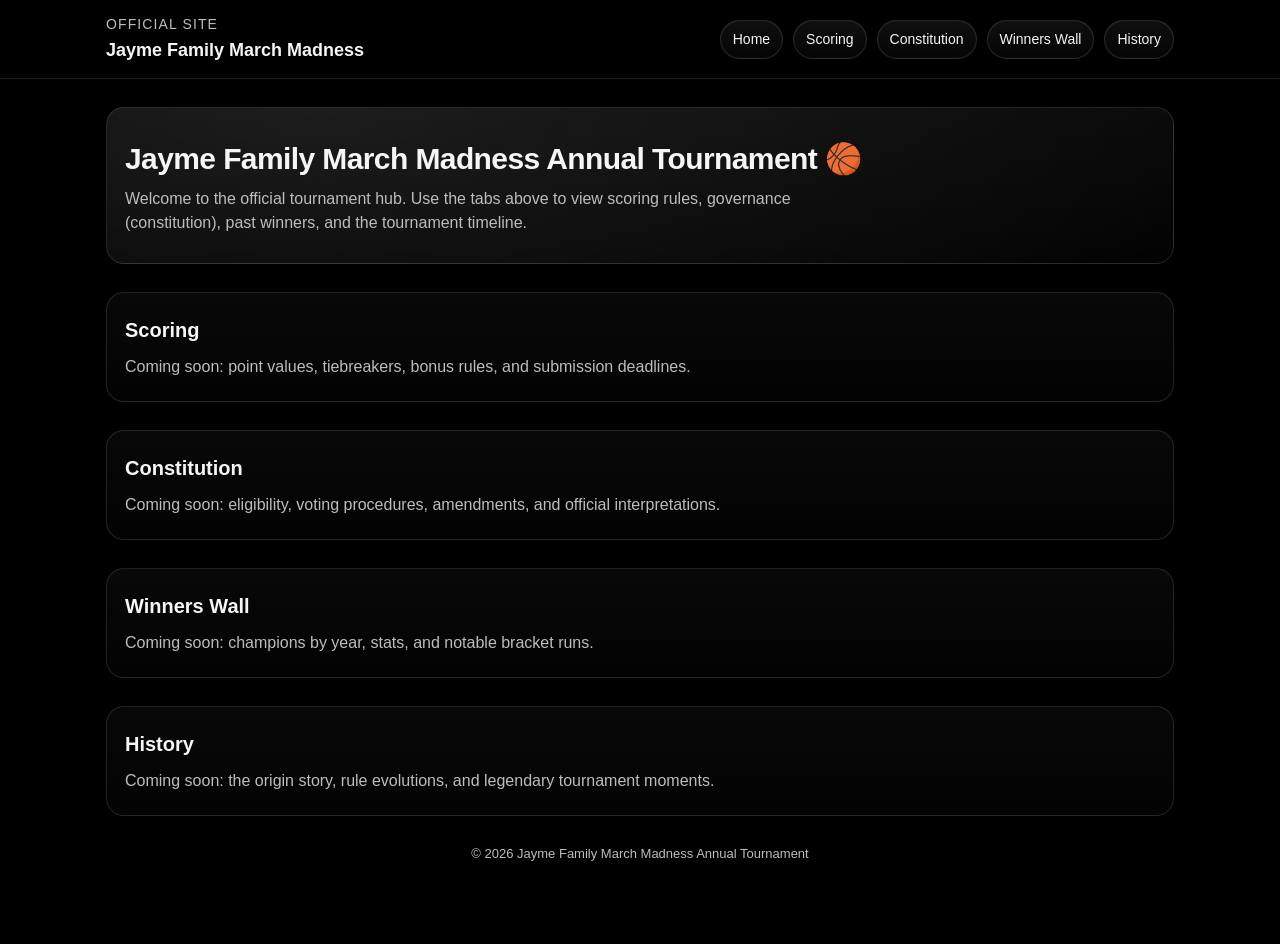
<file: index.html>
<!doctype html>
<html lang="en">
	<head>
		<meta charset="utf-8" />
		<meta name="viewport" content="width=device-width, initial-scale=1" />
		<title>Jayme Family March Madness Annual Tournament</title>
		<style>
			:root {
				--bg: #000;
				--panel: #0b0b0b;
				--text: #f5f5f5;
				--muted: #bdbdbd;
				--border: rgba(255, 255, 255, 0.12);
				--glow: rgba(255, 255, 255, 0.08);
			}

			* {
				box-sizing: border-box;
			}

			html {
				scroll-behavior: smooth;
			}

			body {
				margin: 0;
				font-family: -apple-system, BlinkMacSystemFont, "Segoe UI", Roboto, Inter,
					Helvetica, Arial, sans-serif;
				background: var(--bg);
				color: var(--text);
				line-height: 1.5;
			}

			/* ===== NAV ===== */
			.nav {
				position: sticky;
				top: 0;
				z-index: 100;
				background: rgba(0, 0, 0, 0.75);
				backdrop-filter: blur(10px);
				border-bottom: 1px solid var(--border);
			}

			.nav-inner {
				max-width: 1100px;
				margin: 0 auto;
				padding: 14px 16px;
				display: flex;
				align-items: center;
				justify-content: space-between;
				gap: 12px;
			}

			.brand {
				display: flex;
				flex-direction: column;
				gap: 2px;
				min-width: 220px;
			}

			.brand .title {
				font-size: 14px;
				letter-spacing: 0.08em;
				text-transform: uppercase;
				color: var(--muted);
			}

			.brand .name {
				font-size: 18px;
				font-weight: 700;
			}

			.tabs {
				display: flex;
				gap: 10px;
				flex-wrap: wrap;
				justify-content: flex-end;
			}

			.tabs a {
				text-decoration: none;
				color: var(--text);
				font-size: 14px;
				padding: 8px 12px;
				border: 1px solid var(--border);
				border-radius: 999px;
				background: linear-gradient(180deg, rgba(255,255,255,0.06), rgba(255,255,255,0.02));
				box-shadow: 0 0 0 1px rgba(255,255,255,0.02) inset;
				transition: transform 120ms ease, border-color 120ms ease, background 120ms ease;
			}

			.tabs a:hover {
				transform: translateY(-1px);
				border-color: rgba(255, 255, 255, 0.22);
				background: linear-gradient(180deg, rgba(255,255,255,0.10), rgba(255,255,255,0.03));
			}

			/* ===== LAYOUT ===== */
			.container {
				max-width: 1100px;
				margin: 0 auto;
				padding: 28px 16px 80px;
			}

			.hero {
				padding: 28px 18px;
				border: 1px solid var(--border);
				border-radius: 18px;
				background: radial-gradient(900px 400px at 20% 0%, var(--glow), transparent),
					linear-gradient(180deg, rgba(255,255,255,0.04), rgba(255,255,255,0.01));
			}

			.hero h1 {
				margin: 0 0 6px;
				font-size: 30px;
				letter-spacing: -0.02em;
			}

			.hero p {
				margin: 0;
				color: var(--muted);
				max-width: 720px;
			}

			.section {
				margin-top: 28px;
				padding: 22px 18px;
				border: 1px solid var(--border);
				border-radius: 18px;
				background: linear-gradient(180deg, rgba(255,255,255,0.03), rgba(255,255,255,0.01));
			}

			.section h2 {
				margin: 0 0 10px;
				font-size: 20px;
			}

			.section p {
				margin: 0;
				color: var(--muted);
			}

			.footer {
				margin-top: 28px;
				color: var(--muted);
				font-size: 13px;
				text-align: center;
			}

			/* Mobile tweaks */
			@media (max-width: 640px) {
				.brand {
					min-width: unset;
				}
				.hero h1 {
					font-size: 24px;
				}
			}
		</style>
	</head>

	<body>
		<header class="nav">
			<div class="nav-inner">
				<div class="brand">
					<div class="title">Official Site</div>
					<div class="name">Jayme Family March Madness</div>
				</div>

				<nav class="tabs" aria-label="Primary navigation">
					<a href="#home">Home</a>
					<a href="#scoring">Scoring</a>
					<a href="#constitution">Constitution</a>
					<a href="#winners">Winners Wall</a>
					<a href="#history">History</a>
				</nav>
			</div>
		</header>

		<main class="container">
			<section id="home" class="hero">
				<h1>Jayme Family March Madness Annual Tournament 🏀</h1>
				<p>
					Welcome to the official tournament hub. Use the tabs above to view scoring rules,
					governance (constitution), past winners, and the tournament timeline.
				</p>
			</section>

			<section id="scoring" class="section">
				<h2>Scoring</h2>
				<p>Coming soon: point values, tiebreakers, bonus rules, and submission deadlines.</p>
			</section>

			<section id="constitution" class="section">
				<h2>Constitution</h2>
				<p>Coming soon: eligibility, voting procedures, amendments, and official interpretations.</p>
			</section>

			<section id="winners" class="section">
				<h2>Winners Wall</h2>
				<p>Coming soon: champions by year, stats, and notable bracket runs.</p>
			</section>

			<section id="history" class="section">
				<h2>History</h2>
				<p>Coming soon: the origin story, rule evolutions, and legendary tournament moments.</p>
			</section>

			<div class="footer">
				© <span id="year"></span> Jayme Family March Madness Annual Tournament
			</div>
		</main>

		<script>
			// Auto-update footer year
			document.getElementById("year").textContent = new Date().getFullYear();
		</script>
	</body>
</html>
</file>
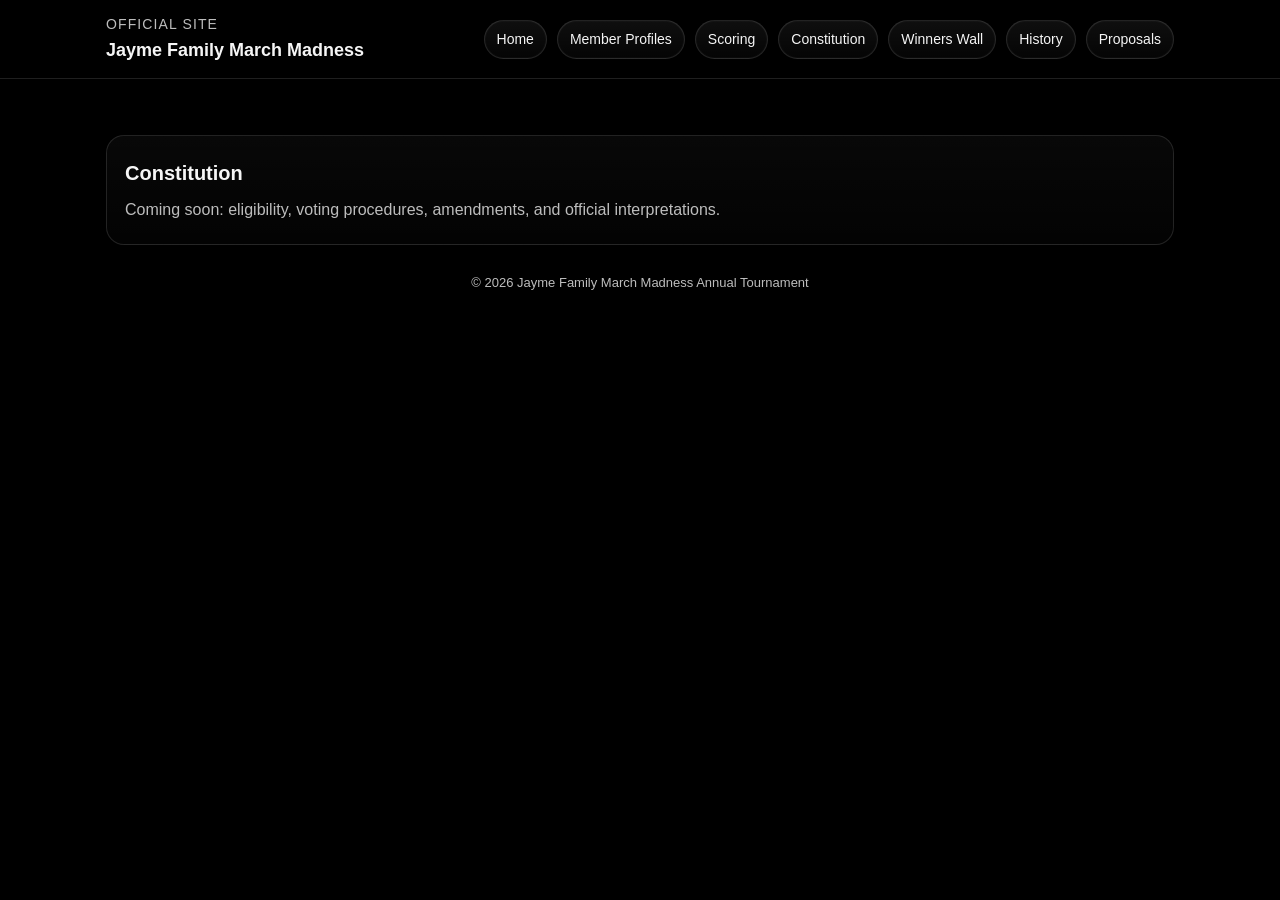
<file: constitution.html>
<!doctype html>
<html lang="en">
	<head>
		<meta charset="utf-8" />
		<meta name="viewport" content="width=device-width, initial-scale=1" />
		<link href="https://fonts.googleapis.com/css2?family=Cinzel:wght@600;700&display=swap" rel="stylesheet">
		<link rel="stylesheet" href="styles.css" />
		<title>Constitution | Jayme Family March Madness</title>
	</head>
	<body>
		<header class="nav">
			<div class="nav-inner">
				<div class="brand">
					<div class="title">Official Site</div>
					<div class="name">Jayme Family March Madness</div>
				</div>
				<nav class="tabs" aria-label="Primary navigation">
					<a href="index.html">Home</a>
					<a href="members.html">Member Profiles</a>
					<a href="scoring.html">Scoring</a>
					<a href="constitution.html">Constitution</a>
					<a href="winners.html">Winners Wall</a>
					<a href="history.html">History</a>
					<a href="proposals.html" id="proposalsTab">Proposals</a>
				</nav>
			</div>
		</header>

		<main class="container">
			<section class="section">
				<h2>Constitution</h2>
				<p>Coming soon: eligibility, voting procedures, amendments, and official interpretations.</p>
			</section>

			<div class="footer">
				© <span id="year"></span> Jayme Family March Madness Annual Tournament
			</div>
		</main>

		<script src="script.js"></script>
	</body>
</html>
</file>
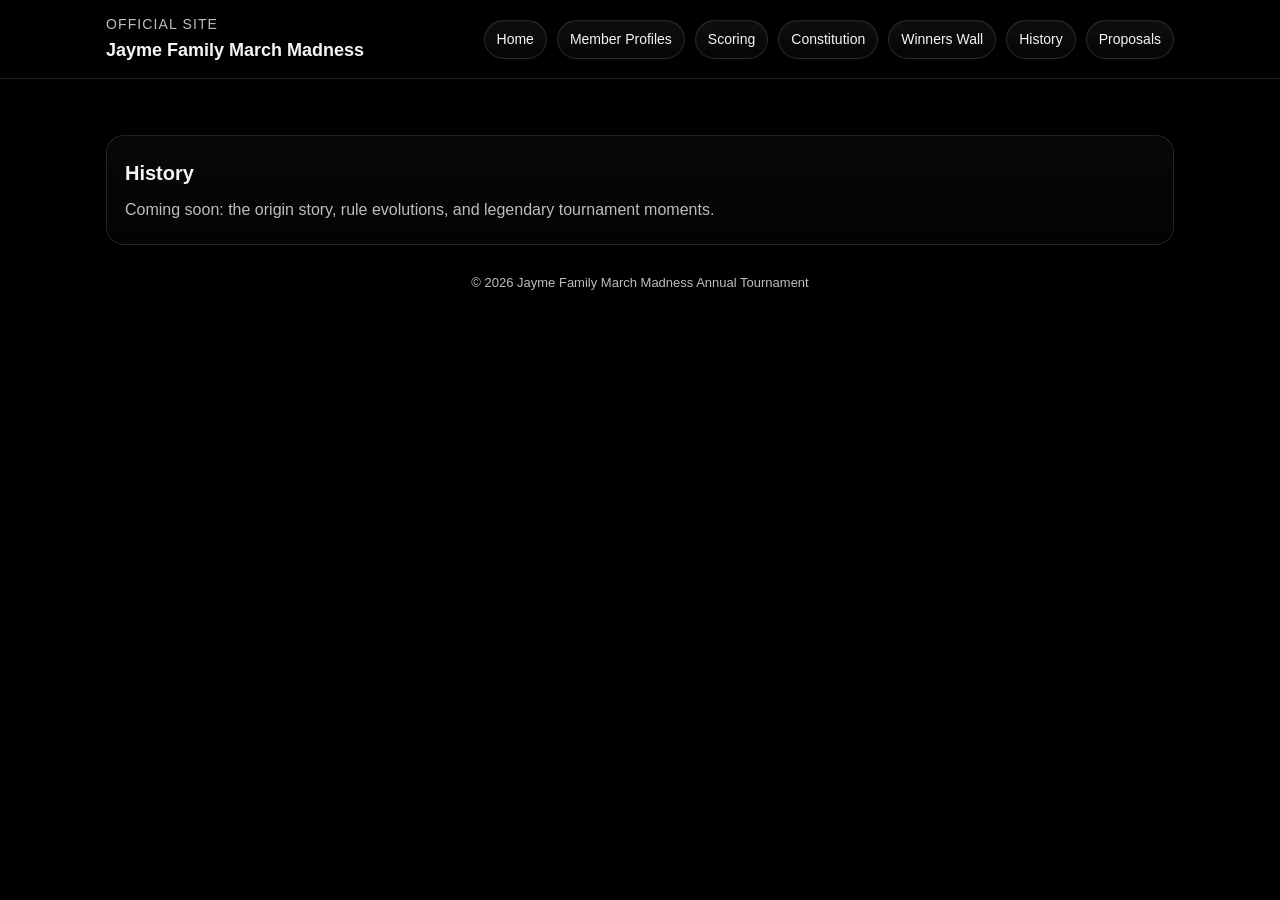
<file: history.html>
<!doctype html>
<html lang="en">
	<head>
		<meta charset="utf-8" />
		<meta name="viewport" content="width=device-width, initial-scale=1" />
		<link href="https://fonts.googleapis.com/css2?family=Cinzel:wght@600;700&display=swap" rel="stylesheet">
		<link rel="stylesheet" href="styles.css" />
		<title>History | Jayme Family March Madness</title>
	</head>
	<body>
		<header class="nav">
			<div class="nav-inner">
				<div class="brand">
					<div class="title">Official Site</div>
					<div class="name">Jayme Family March Madness</div>
				</div>
				<nav class="tabs" aria-label="Primary navigation">
					<a href="index.html">Home</a>
					<a href="members.html">Member Profiles</a>
					<a href="scoring.html">Scoring</a>
					<a href="constitution.html">Constitution</a>
					<a href="winners.html">Winners Wall</a>
					<a href="history.html">History</a>
					<a href="proposals.html" id="proposalsTab">Proposals</a>
				</nav>
			</div>
		</header>

		<main class="container">
			<section class="section">
				<h2>History</h2>
				<p>Coming soon: the origin story, rule evolutions, and legendary tournament moments.</p>
			</section>

			<div class="footer">
				© <span id="year"></span> Jayme Family March Madness Annual Tournament
			</div>
		</main>

		<script src="script.js"></script>
	</body>
</html>
</file>
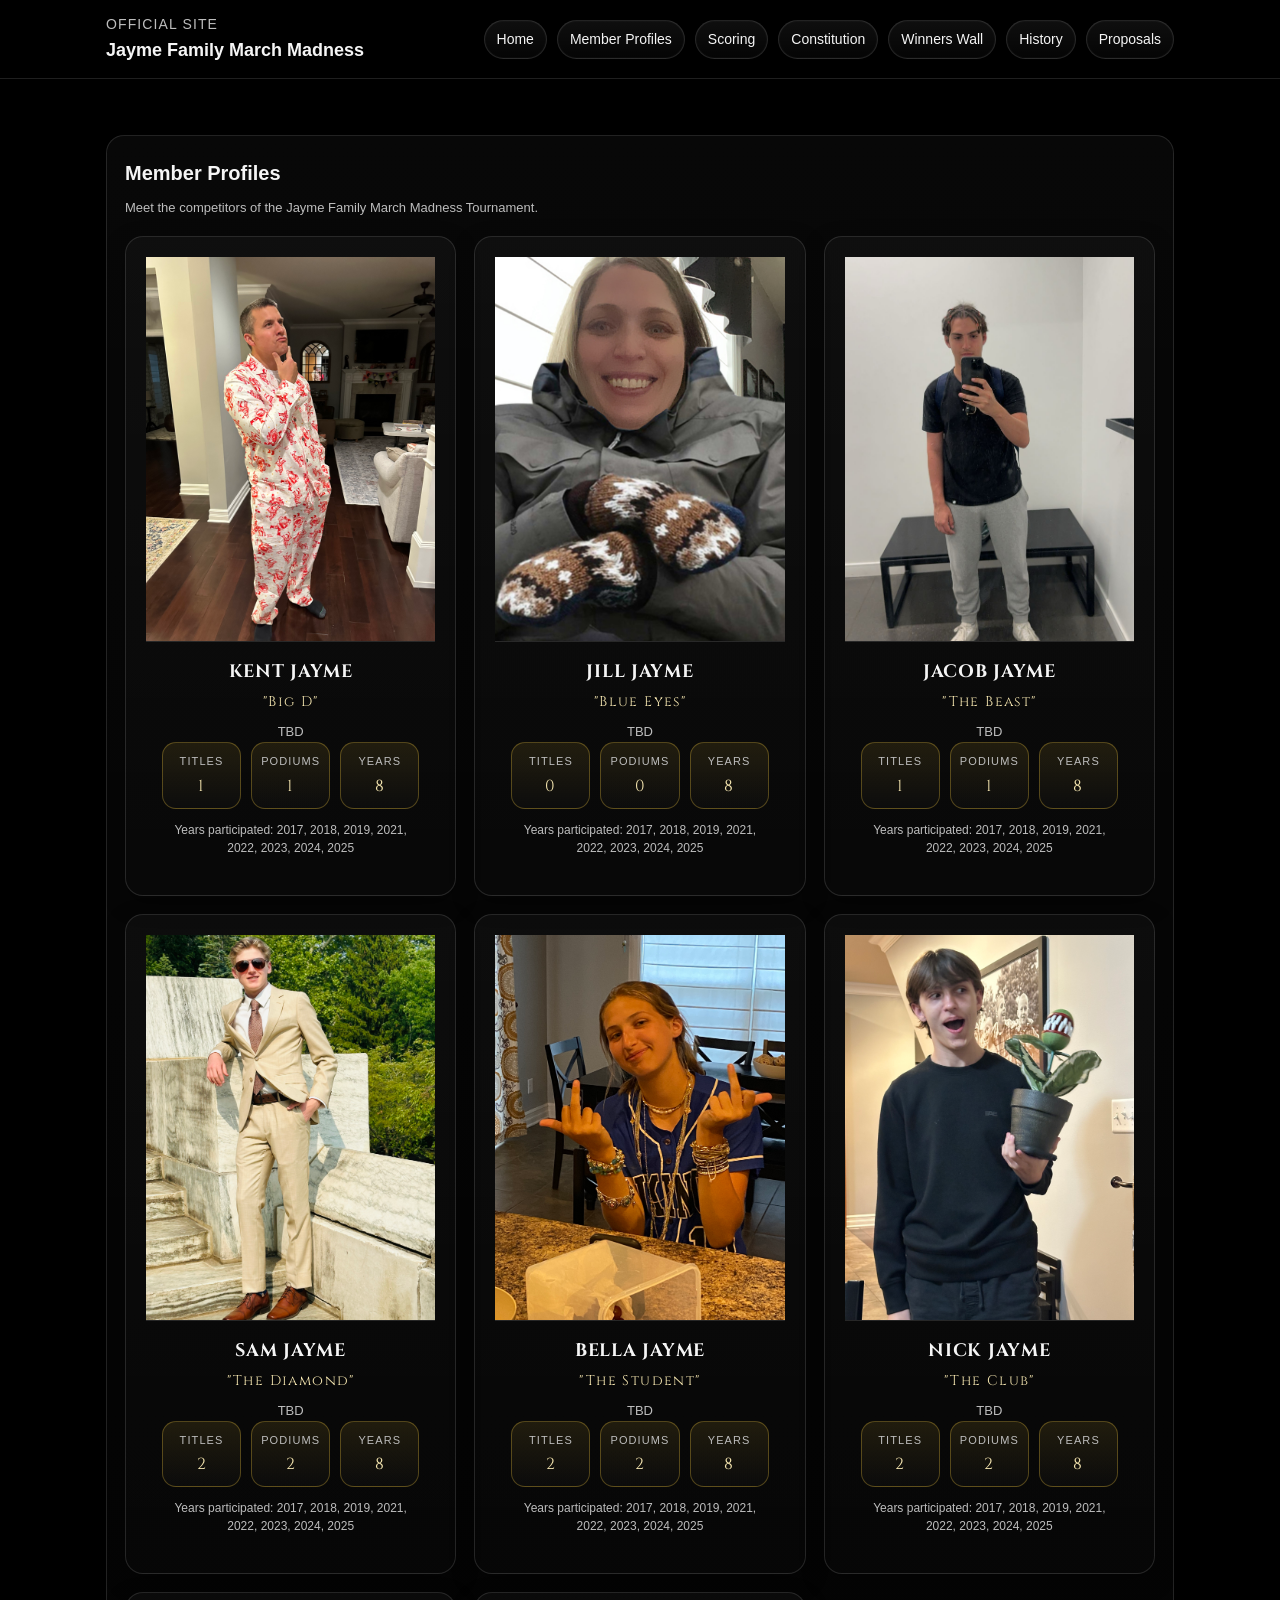
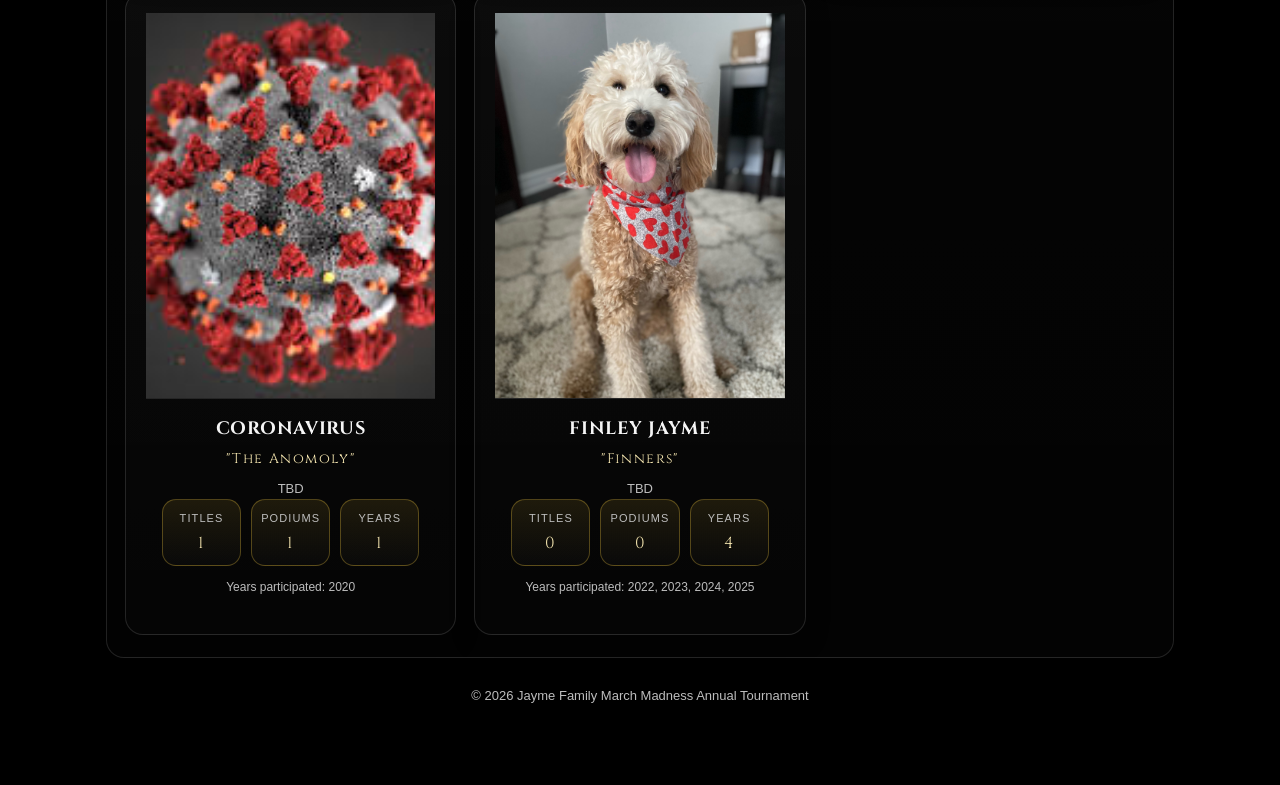
<file: members.html>
<!doctype html>
<html lang="en">
<head>
  <meta charset="utf-8" />
  <meta name="viewport" content="width=device-width, initial-scale=1" />
  <link href="https://fonts.googleapis.com/css2?family=Cinzel:wght@600;700&display=swap" rel="stylesheet">
  <link rel="stylesheet" href="styles.css" />
  <title>Member Profiles | Jayme Family March Madness</title>
</head>

<body>

  <header class="nav">
    <div class="nav-inner">
      <div class="brand">
        <div class="title">Official Site</div>
        <div class="name">Jayme Family March Madness</div>
      </div>

      <nav class="tabs" aria-label="Primary navigation">
        <a href="index.html">Home</a>
        <a href="members.html">Member Profiles</a>
        <a href="scoring.html">Scoring</a>
        <a href="constitution.html">Constitution</a>
        <a href="winners.html">Winners Wall</a>
        <a href="history.html">History</a>
        <a href="proposals.html" id="proposalsTab">Proposals</a>
      </nav>
    </div>
  </header>

  <main class="container">
    <section class="section">
      <h2>Member Profiles</h2>
      <p class="winner-sub">Meet the competitors of the Jayme Family March Madness Tournament.</p>

      <div id="playersGrid" class="players-grid"></div>
    </section>

    <div class="footer">
      © <span id="year"></span> Jayme Family March Madness Annual Tournament
    </div>
  </main>

  <script src="script.js"></script>
</body>
</html>
</file>
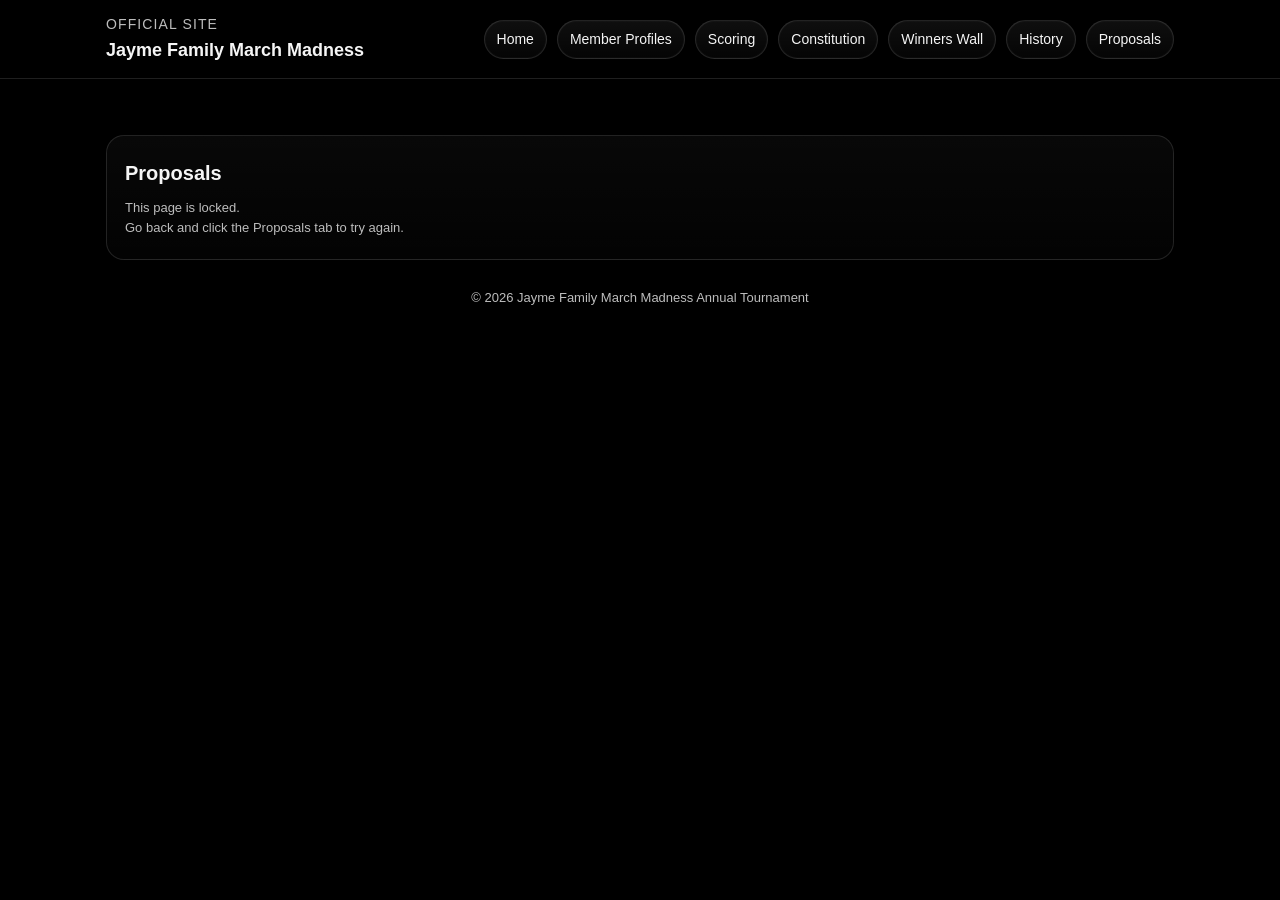
<file: proposals.html>
<!doctype html>
<html lang="en">
	<head>
		<meta charset="utf-8" />
		<meta name="viewport" content="width=device-width, initial-scale=1" />
		<link href="https://fonts.googleapis.com/css2?family=Cinzel:wght@600;700&display=swap" rel="stylesheet">
		<link rel="stylesheet" href="styles.css" />
		<title>Proposals | Jayme Family March Madness</title>
	</head>
	<body>
		<header class="nav">
			<div class="nav-inner">
				<div class="brand">
					<div class="title">Official Site</div>
					<div class="name">Jayme Family March Madness</div>
				</div>
				<nav class="tabs" aria-label="Primary navigation">
					<a href="index.html">Home</a>
					<a href="members.html">Member Profiles</a>
					<a href="scoring.html">Scoring</a>
					<a href="constitution.html">Constitution</a>
					<a href="winners.html">Winners Wall</a>
					<a href="history.html">History</a>
					<a href="proposals.html" id="proposalsTab">Proposals</a>
				</nav>
			</div>
		</header>

		<main class="container">
			<section class="section">
				<h2>Proposals</h2>

				<!-- script.js will replace this if user is NOT unlocked -->
				<div id="proposalsGate">
					<p class="winner-sub">Welcome to Proposals. Add rules, voting, and submission links here.</p>
					<p>Put proposal rules, forms, and submissions here.</p>
				</div>
			</section>

			<div class="footer">
				© <span id="year"></span> Jayme Family March Madness Annual Tournament
			</div>
		</main>

		<script src="script.js"></script>
	</body>
</html>
</file>
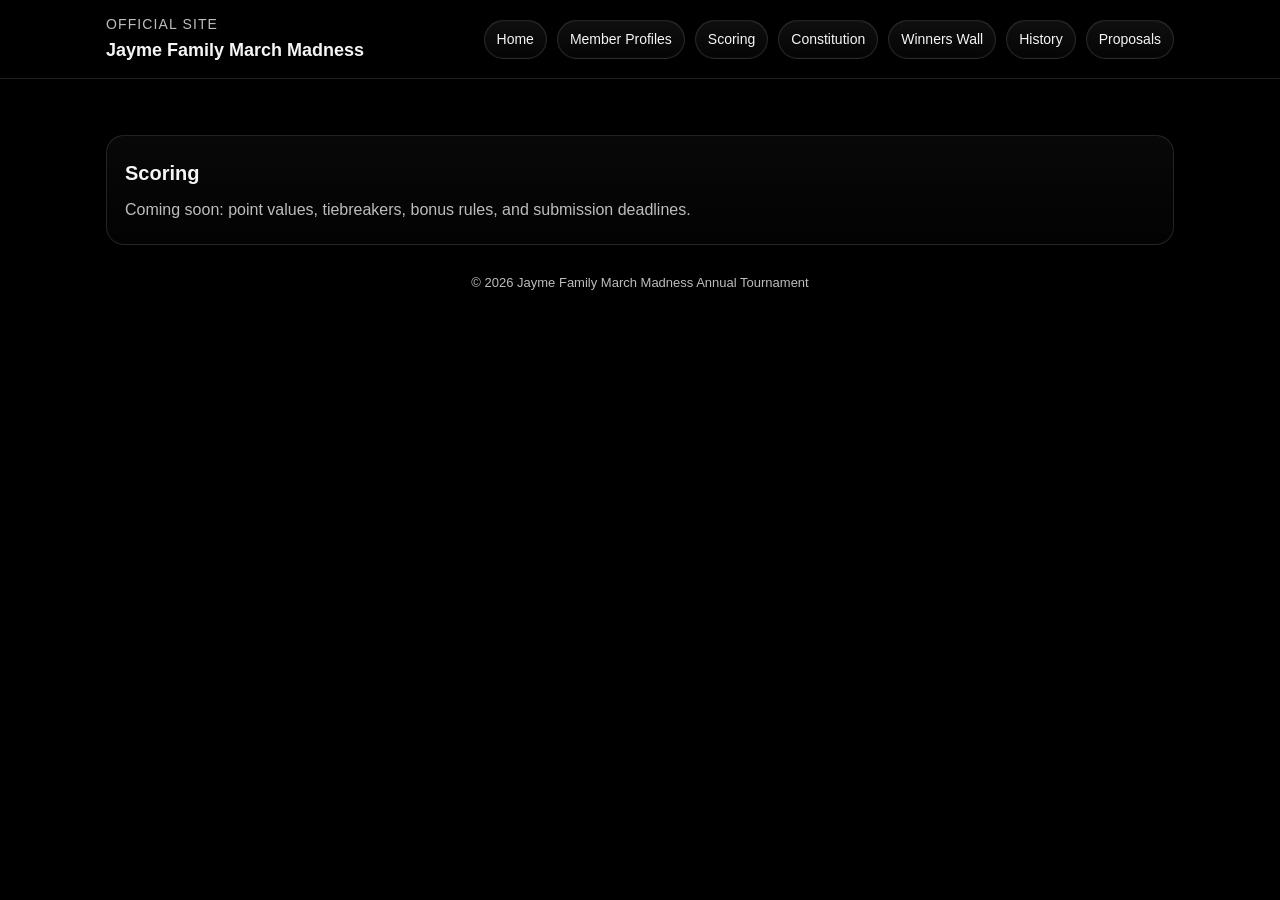
<file: scoring.html>
<!doctype html>
<html lang="en">
	<head>
		<meta charset="utf-8" />
		<meta name="viewport" content="width=device-width, initial-scale=1" />
		<link href="https://fonts.googleapis.com/css2?family=Cinzel:wght@600;700&display=swap" rel="stylesheet">
		<link rel="stylesheet" href="styles.css" />
		<title>Scoring | Jayme Family March Madness</title>
	</head>
	<body>
		<header class="nav">
			<div class="nav-inner">
				<div class="brand">
					<div class="title">Official Site</div>
					<div class="name">Jayme Family March Madness</div>
				</div>
				<nav class="tabs" aria-label="Primary navigation">
					<a href="index.html">Home</a>
					<a href="members.html">Member Profiles</a>
					<a href="scoring.html">Scoring</a>
					<a href="constitution.html">Constitution</a>
					<a href="winners.html">Winners Wall</a>
					<a href="history.html">History</a>
					<a href="proposals.html" id="proposalsTab">Proposals</a>
				</nav>
			</div>
		</header>

		<main class="container">
			<section class="section">
				<h2>Scoring</h2>
				<p>Coming soon: point values, tiebreakers, bonus rules, and submission deadlines.</p>
			</section>

			<div class="footer">
				© <span id="year"></span> Jayme Family March Madness Annual Tournament
			</div>
		</main>

		<script src="script.js"></script>
	</body>
</html>
</file>
<file: styles.css>
:root {
	--bg: #000;
	--panel: #0b0b0b;
	--text: #f5f5f5;
	--muted: #bdbdbd;
	--border: rgba(255, 255, 255, 0.12);
	--glow: rgba(255, 255, 255, 0.08);

	--gold: #d4af37;
	--gold-soft: rgba(212, 175, 55, 0.35);
}

* {
	box-sizing: border-box;
}

html {
	scroll-behavior: smooth;
}

body {
	margin: 0;
	font-family: -apple-system, BlinkMacSystemFont, "Segoe UI", Roboto, Inter, Helvetica,
		Arial, sans-serif;
	background: var(--bg);
	color: var(--text);
	line-height: 1.5;
}

/* ===== NAV ===== */
.nav {
	position: sticky;
	top: 0;
	z-index: 100;
	background: rgba(0, 0, 0, 0.75);
	backdrop-filter: blur(10px);
	border-bottom: 1px solid var(--border);
}

.nav-inner {
	max-width: 1100px;
	margin: 0 auto;
	padding: 14px 16px;
	display: flex;
	align-items: center;
	justify-content: space-between;
	gap: 12px;
}

.brand {
	display: flex;
	flex-direction: column;
	gap: 2px;
	min-width: 220px;
}

.brand .title {
	font-size: 14px;
	letter-spacing: 0.08em;
	text-transform: uppercase;
	color: var(--muted);
}

.brand .name {
	font-size: 18px;
	font-weight: 700;
}

.tabs {
	display: flex;
	gap: 10px;
	flex-wrap: wrap;
	justify-content: flex-end;
}

.tabs a {
	text-decoration: none;
	color: var(--text);
	font-size: 14px;
	padding: 8px 12px;
	border: 1px solid var(--border);
	border-radius: 999px;
	background: linear-gradient(180deg, rgba(255, 255, 255, 0.06), rgba(255, 255, 255, 0.02));
	box-shadow: 0 0 0 1px rgba(255, 255, 255, 0.02) inset;
	transition: transform 120ms ease, border-color 120ms ease, background 120ms ease;
}

.tabs a:hover {
	transform: translateY(-1px);
	border-color: rgba(255, 255, 255, 0.22);
	background: linear-gradient(180deg, rgba(255, 255, 255, 0.10), rgba(255, 255, 255, 0.03));
}

/* ===== LAYOUT ===== */
.container {
	max-width: 1100px;
	margin: 0 auto;
	padding: 28px 16px 80px;
}

.hero {
	padding: 28px 18px;
	border: 1px solid var(--border);
	border-radius: 18px;
	background: radial-gradient(900px 400px at 20% 0%, var(--glow), transparent),
		linear-gradient(180deg, rgba(255, 255, 255, 0.04), rgba(255, 255, 255, 0.01));
}

.hero h1 {
	margin: 0 0 6px;
	font-size: 30px;
	letter-spacing: -0.02em;
}

.hero p {
	margin: 0;
	color: var(--muted);
	max-width: 720px;
}

.section {
	margin-top: 28px;
	padding: 22px 18px;
	border: 1px solid var(--border);
	border-radius: 18px;
	background: linear-gradient(180deg, rgba(255, 255, 255, 0.03), rgba(255, 255, 255, 0.01));
}

.section h2 {
	margin: 0 0 10px;
	font-size: 20px;
}

.section p {
	margin: 0;
	color: var(--muted);
}

.footer {
	margin-top: 28px;
	color: var(--muted);
	font-size: 13px;
	text-align: center;
}

/* Mobile tweaks */
@media (max-width: 640px) {
	.brand {
		min-width: unset;
	}
	.hero h1 {
		font-size: 24px;
	}
}

/* ===== WINNERS WALL ===== */
.winner-sub {
	margin-top: -6px;
	color: var(--muted);
	font-size: 13px;
}

.winners-grid {
	display: grid;
	grid-template-columns: repeat(3, 1fr);
	gap: 16px;
	margin-top: 14px;
}

@media (max-width: 900px) {
	.winners-grid {
		grid-template-columns: repeat(2, 1fr);
	}
}
@media (max-width: 560px) {
	.winners-grid {
		grid-template-columns: 1fr;
	}
}

.winner-card {
	display: flex;
	flex-direction: column;
	align-items: center;
	background: none;
	border: none;
}

.winner-photo {
	position: relative;
	aspect-ratio: 3 / 4; /* portrait */
	width: 100%;
	display: flex;
	align-items: center;
	justify-content: center;
}

.winner-photo img.photo {
	position: absolute;
	width: 72%;
	height: 78%;
	object-fit: cover;
	z-index: 1;
}

.winner-photo img.frame {
	position: absolute;
	inset: 0;
	width: 100%;
	height: 100%;
	object-fit: contain;
	z-index: 2;
	pointer-events: none;
}

.nameplate {
	gap: 12px; /* extra space between year and name */
	margin: 14px 14px 18px;
	padding: 14px 10px;

	border-radius: 12px;
	border: 1px solid rgba(212, 175, 55, 0.4);
	background: linear-gradient(180deg, rgba(212, 175, 55, 0.18), rgba(255, 255, 255, 0.04));

	box-shadow: 0 0 0 1px rgba(255, 255, 255, 0.05) inset, 0 6px 18px rgba(0, 0, 0, 0.4);

	display: flex;
	flex-direction: column;
	align-items: center;
	text-align: center;
	width: 100%;
	max-width: 85%;
}

.winner-year {
	order: 1;
	font-family: "Cinzel", serif;
	font-size: 22px;
	letter-spacing: 0.15em;
	color: #f5e6b0;
	text-align: center;
}

.winner-name {
	order: 2;
	font-family: "Cinzel", serif;
	font-size: 15px;
	font-weight: 700;
	letter-spacing: 0.05em;
	text-transform: uppercase;
	color: #f5e6b0;
	text-align: center;
	text-shadow: 0 1px 0 rgba(0, 0, 0, 0.6);
}

/* ===== PLAYER PROFILES ===== */

.players-grid {
  display: grid;
  grid-template-columns: repeat(3, 1fr);
  gap: 20px;
  margin-top: 20px;
}

@media (max-width: 900px) {
  .players-grid {
    grid-template-columns: repeat(2, 1fr);
  }
}

@media (max-width: 560px) {
  .players-grid {
    grid-template-columns: 1fr;
  }
}

.player-card {
  border: 1px solid var(--border);
  border-radius: 16px;
  padding: 20px;
  text-align: center;
  background: linear-gradient(180deg, rgba(255,255,255,0.03), rgba(255,255,255,0.01));
  transition: transform 0.2s ease;
}

.player-card:hover {
  transform: translateY(-4px);
}

.player-name {
  font-family: "Cinzel", serif;
  font-size: 18px;
  font-weight: 700;
  margin-bottom: 6px;
}

.player-nickname {
  color: var(--gold);
  font-size: 14px;
  margin-bottom: 10px;
}

.player-stats {
  color: var(--muted);
  font-size: 13px;
}

/* ===== PLAYER PROFILES ===== */

.players-grid {
	display: grid;
	grid-template-columns: repeat(3, 1fr);
	gap: 18px;
	margin-top: 18px;
}

@media (max-width: 900px) {
	.players-grid { grid-template-columns: repeat(2, 1fr); }
}
@media (max-width: 560px) {
	.players-grid { grid-template-columns: 1fr; }
}

.player-card {
	border: 1px solid var(--border);
	border-radius: 18px;
	overflow: hidden;
	background: linear-gradient(180deg, rgba(255,255,255,0.03), rgba(255,255,255,0.01));
	box-shadow: 0 8px 22px rgba(0,0,0,0.35);
}

.player-photo {
	aspect-ratio: 3 / 4;
	width: 100%;
	position: relative;
	border-bottom: 1px solid var(--border);
}

.player-photo img {
	width: 100%;
	height: 100%;
	object-fit: cover;
	display: block;
}

.player-body {
	padding: 16px 16px 18px;
	text-align: center;
}

.player-name {
	font-family: "Cinzel", serif;
	font-weight: 700;
	font-size: 18px;
	letter-spacing: 0.04em;
	text-transform: uppercase;
	margin: 0 0 6px;
}

.player-nickname {
	color: #f5e6b0;
	font-family: "Cinzel", serif;
	font-size: 14px;
	letter-spacing: 0.10em;
	margin: 0 0 10px;
}

.player-desc {
	color: var(--muted);
	font-size: 13px;
	line-height: 1.55;
	margin: 0 0 14px;
}

.player-stats {
	display: grid;
	grid-template-columns: repeat(3, 1fr);
	gap: 10px;
	margin-bottom: 12px;
}

.stat {
	border: 1px solid rgba(212,175,55,0.35);
	border-radius: 14px;
	padding: 10px 8px;
	background: linear-gradient(180deg, rgba(212,175,55,0.12), rgba(255,255,255,0.02));
}

.stat .label {
	color: var(--muted);
	font-size: 11px;
	letter-spacing: 0.10em;
	text-transform: uppercase;
	margin-bottom: 4px;
}

.stat .value {
	font-family: "Cinzel", serif;
	font-size: 16px;
	color: #f5e6b0;
	letter-spacing: 0.06em;
}

.player-years {
	color: var(--muted);
	font-size: 12px;
}
</file>
